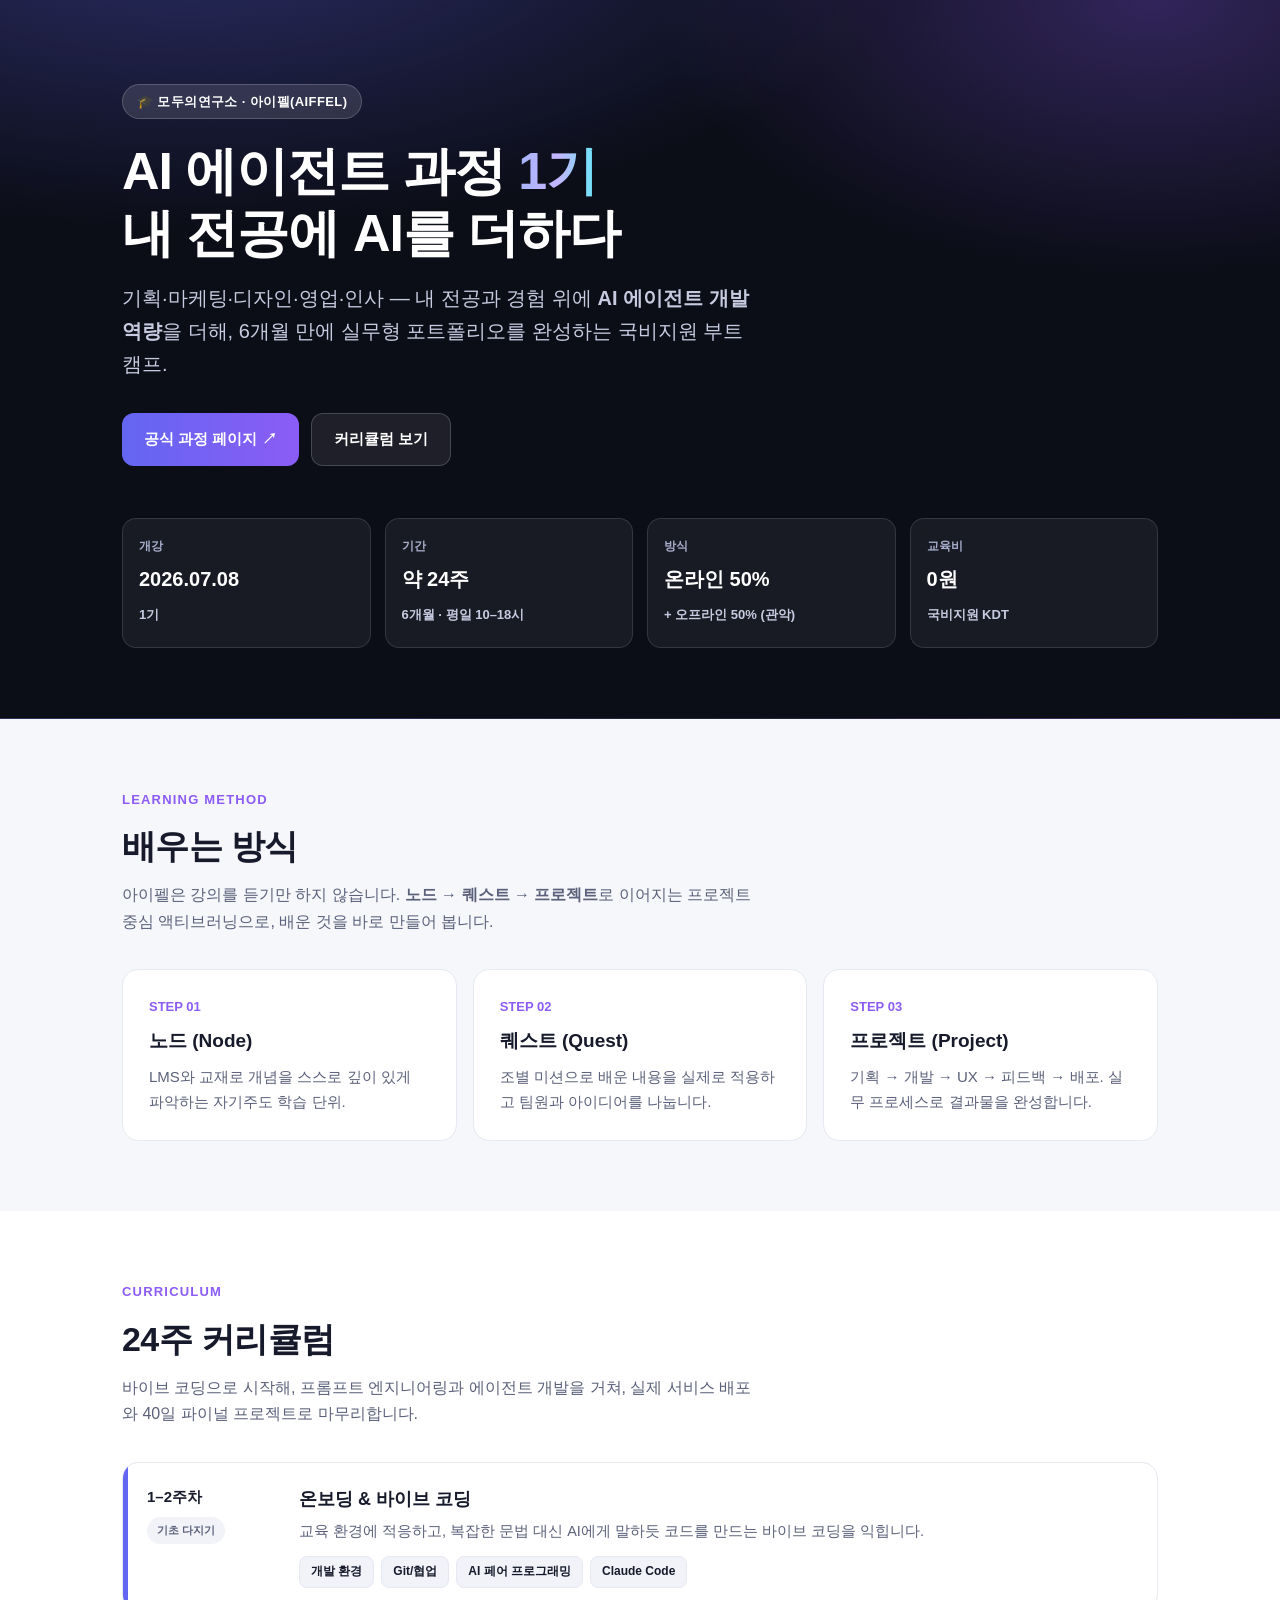
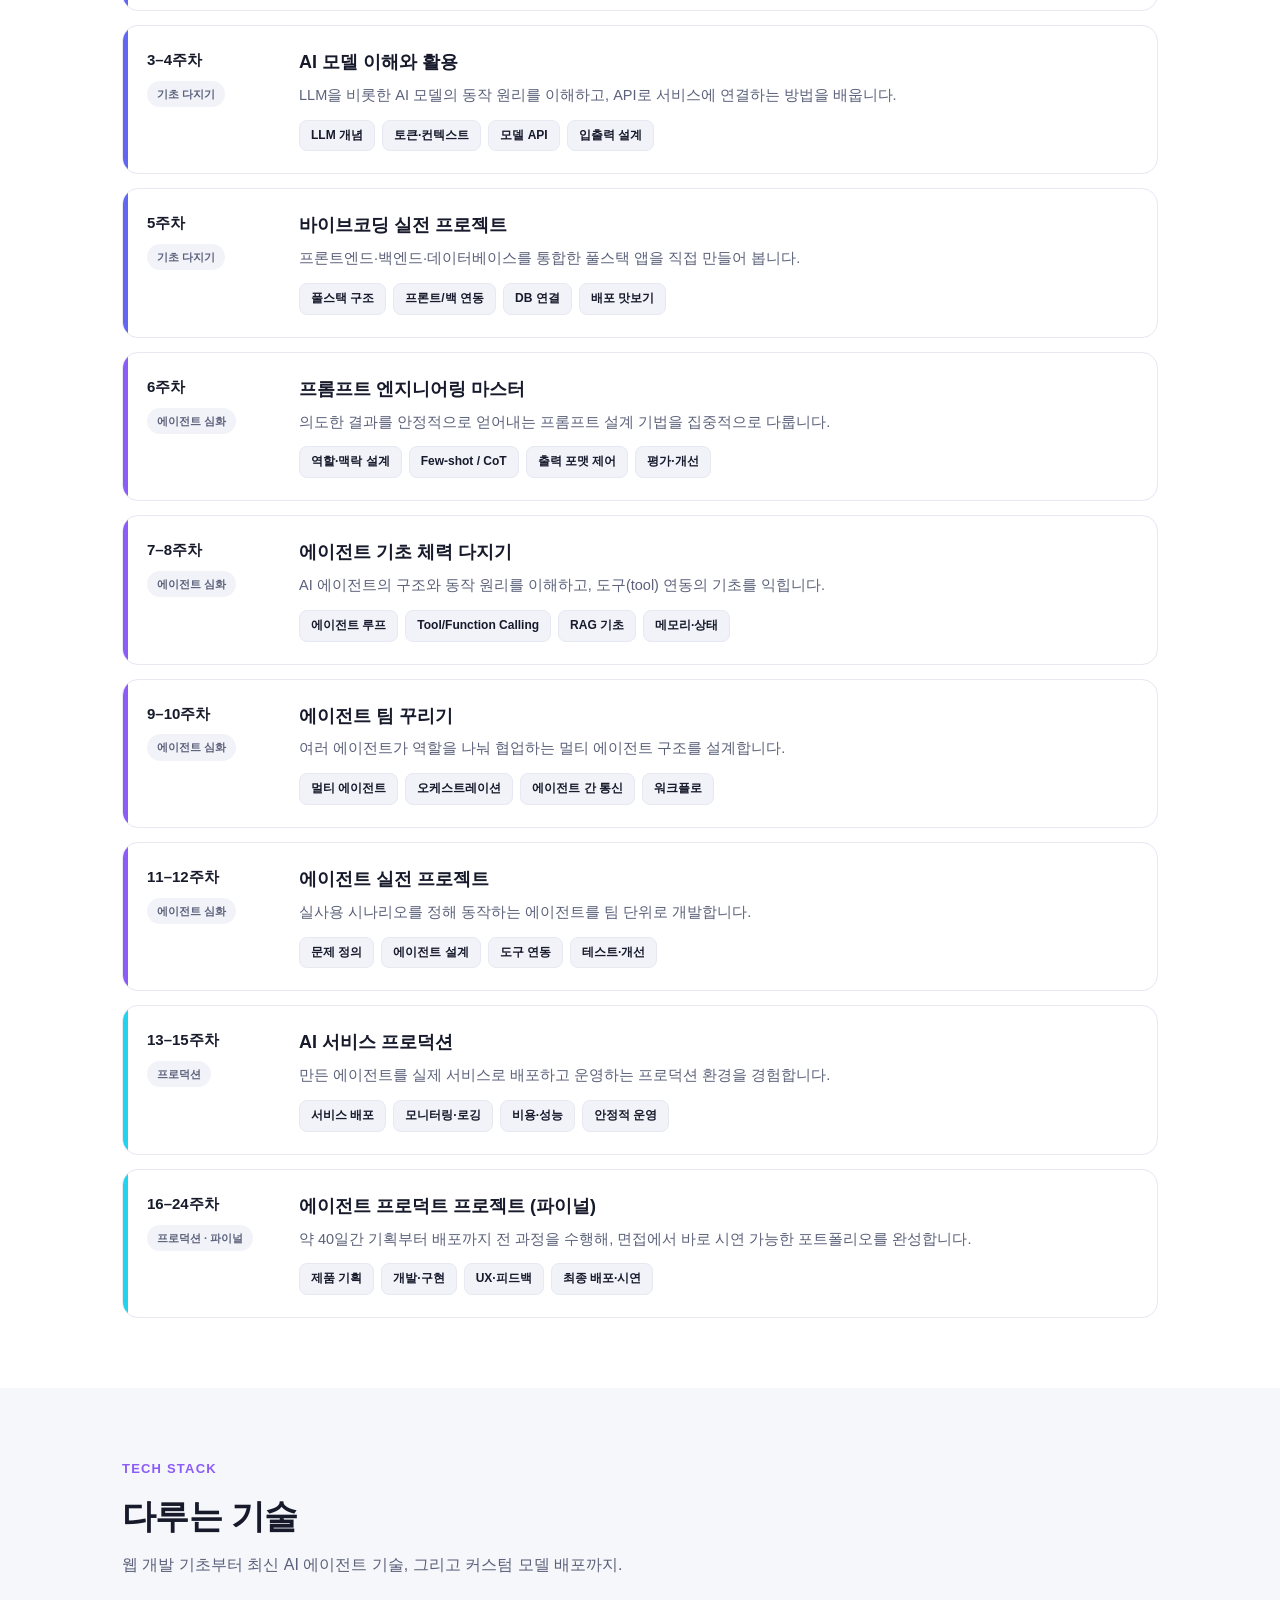
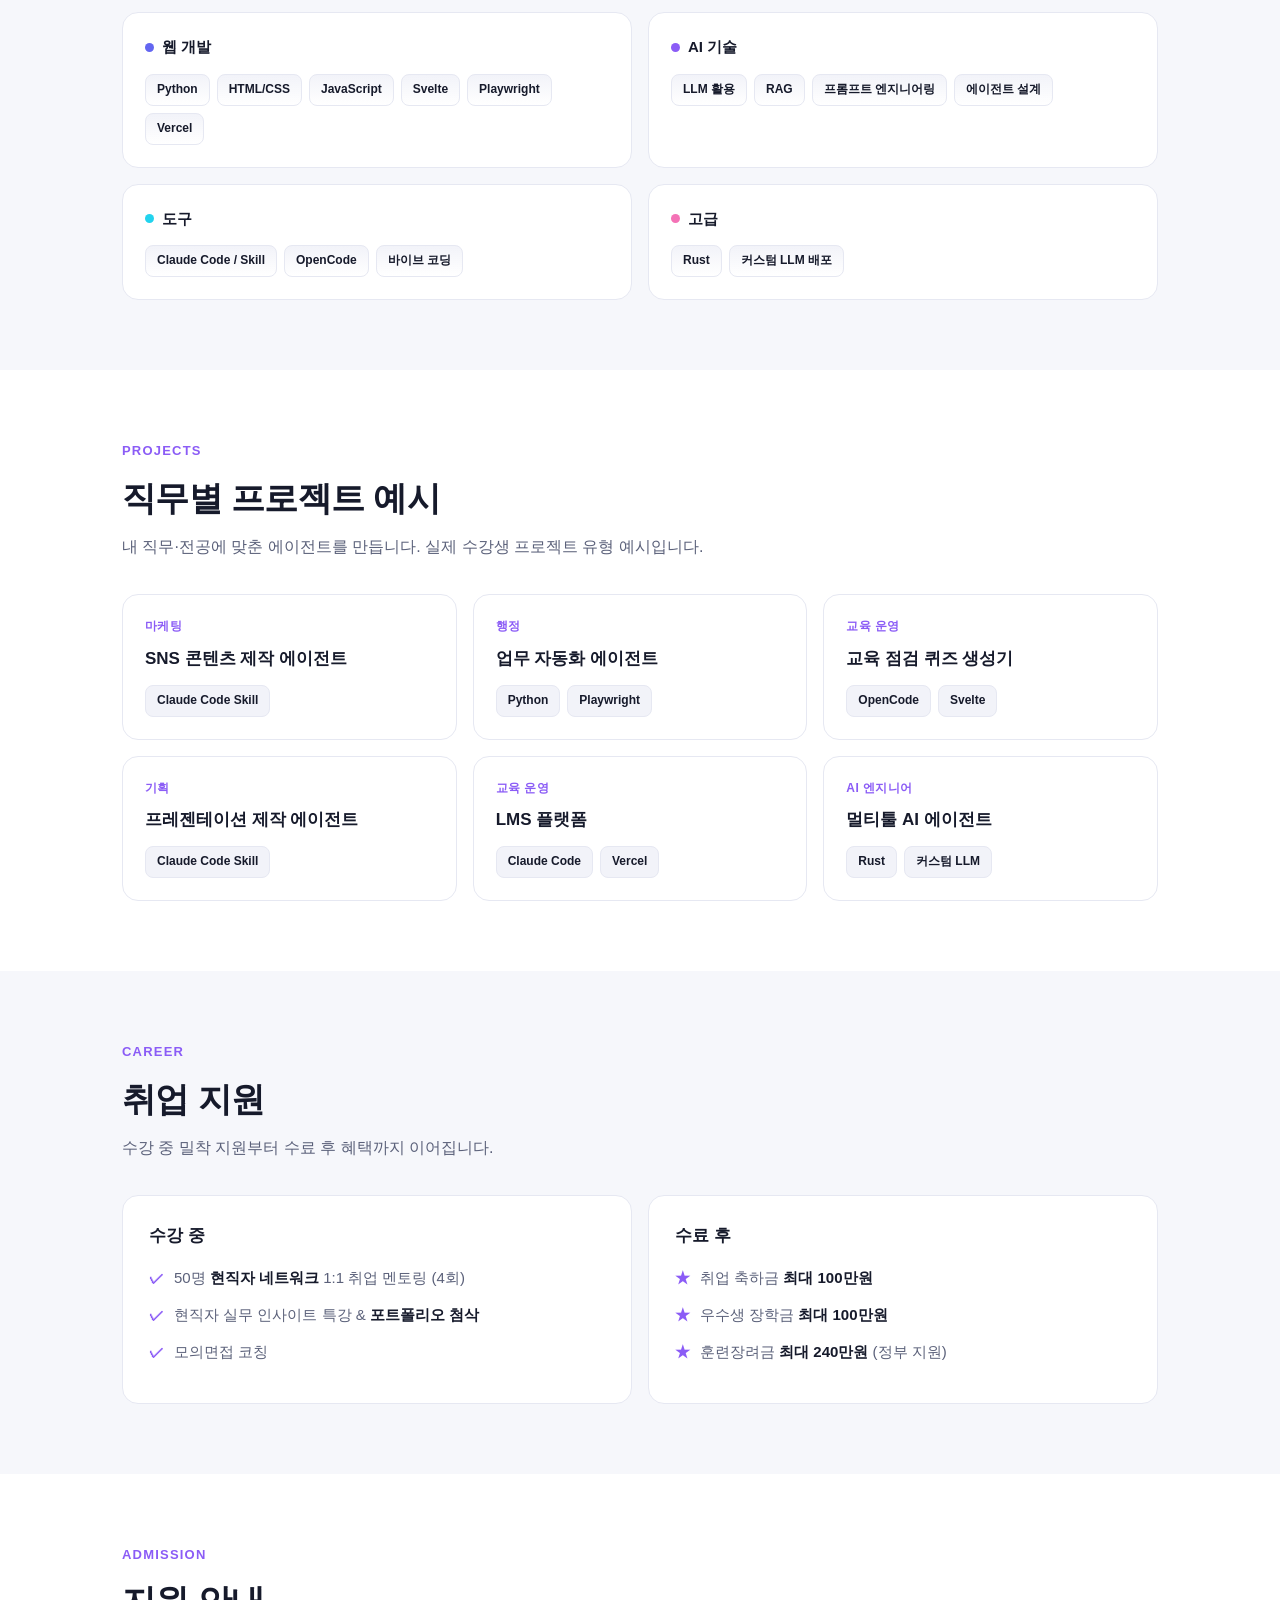
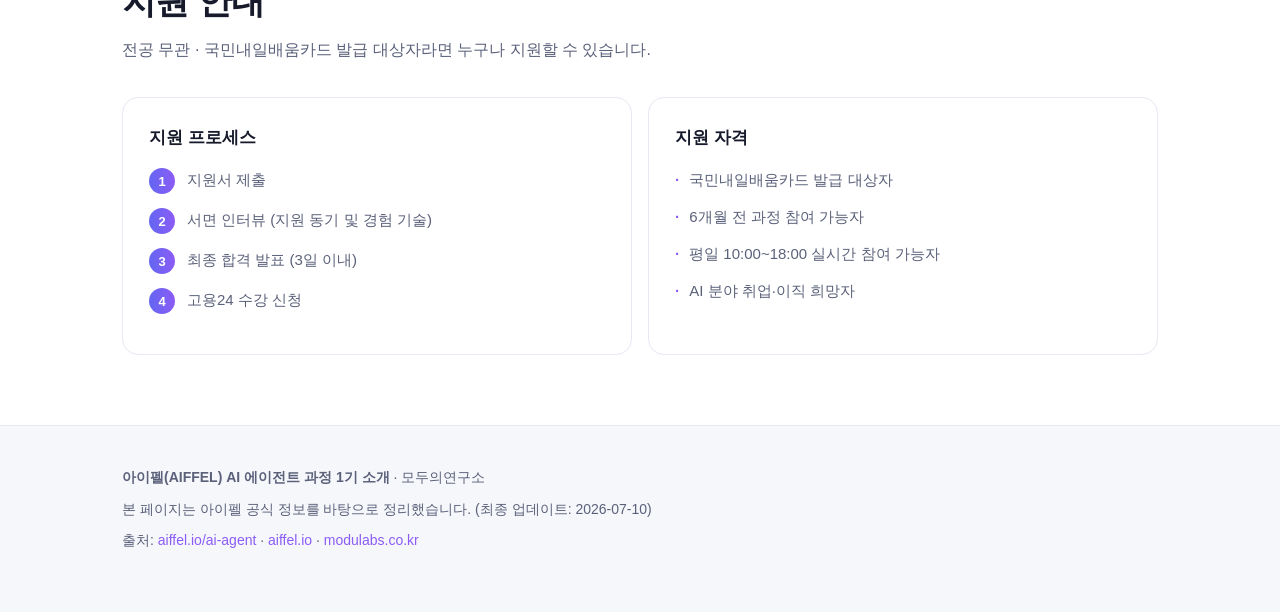
<file: index.html>
<!DOCTYPE html>
<html lang="ko">
<head>
<meta charset="UTF-8" />
<meta name="viewport" content="width=device-width, initial-scale=1.0" />
<title>아이펠 AI 에이전트 과정 1기</title>
<meta name="description" content="모두의연구소 아이펠(AIFFEL) AI 에이전트 과정 1기 교육과정 소개" />
<style>
  :root{
    --bg:#0b0d17; --bg2:#11142330; --card:#161a2b; --card2:#1c2237;
    --text:#e8eaf2; --muted:#9aa0b8; --line:#262c44;
    --brand:#6366f1; --brand2:#8b5cf6; --accent:#22d3ee;
    --c-base:#6366f1; --c-agent:#8b5cf6; --c-prod:#22d3ee;
    --radius:16px;
  }
  @media (prefers-color-scheme: light){
    :root{
      --bg:#f6f7fb; --bg2:#ffffff; --card:#ffffff; --card2:#f2f3f9;
      --text:#161a2b; --muted:#5b617a; --line:#e6e8f2;
    }
  }
  *{box-sizing:border-box;margin:0;padding:0}
  html{scroll-behavior:smooth}
  body{
    font-family:"Pretendard",-apple-system,BlinkMacSystemFont,"Segoe UI","Malgun Gothic",sans-serif;
    background:var(--bg); color:var(--text); line-height:1.65;
    -webkit-font-smoothing:antialiased;
  }
  .wrap{max-width:1080px;margin:0 auto;padding:0 22px}
  a{color:inherit}
  .muted{color:var(--muted)}

  /* HERO */
  .hero{
    position:relative; overflow:hidden;
    background:
      radial-gradient(1200px 500px at 15% -10%, rgba(99,102,241,.35), transparent 60%),
      radial-gradient(900px 500px at 90% 0%, rgba(139,92,246,.30), transparent 55%),
      linear-gradient(180deg, #0b0d17, #0b0d17);
    color:#fff; padding:84px 0 70px; border-bottom:1px solid rgba(255,255,255,.06);
  }
  .badge-top{display:inline-block;font-size:13px;font-weight:600;letter-spacing:.4px;
    padding:6px 14px;border-radius:999px;background:rgba(255,255,255,.12);
    border:1px solid rgba(255,255,255,.18);backdrop-filter:blur(6px);margin-bottom:22px}
  .hero h1{font-size:clamp(30px,5.5vw,52px);line-height:1.18;font-weight:800;letter-spacing:-1px}
  .hero h1 .grad{background:linear-gradient(90deg,#a5b4fc,#c4b5fd,#67e8f9);
    -webkit-background-clip:text;background-clip:text;color:transparent}
  .hero p.tag{margin-top:18px;font-size:clamp(16px,2.4vw,20px);color:#c7cbe0;max-width:640px}
  .hero .cta{margin-top:32px;display:flex;gap:12px;flex-wrap:wrap}
  .btn{display:inline-flex;align-items:center;gap:8px;font-weight:700;font-size:15px;
    padding:13px 22px;border-radius:12px;text-decoration:none;transition:.2s}
  .btn.primary{background:linear-gradient(90deg,var(--brand),var(--brand2));color:#fff}
  .btn.primary:hover{transform:translateY(-2px);box-shadow:0 12px 30px rgba(99,102,241,.4)}
  .btn.ghost{background:rgba(255,255,255,.08);color:#fff;border:1px solid rgba(255,255,255,.18)}
  .btn.ghost:hover{background:rgba(255,255,255,.16)}

  /* STATS */
  .stats{display:grid;grid-template-columns:repeat(4,1fr);gap:14px;margin-top:52px}
  .stat{background:rgba(255,255,255,.06);border:1px solid rgba(255,255,255,.12);
    border-radius:14px;padding:18px 16px;backdrop-filter:blur(6px)}
  .stat .k{font-size:12px;color:#aab0cc;font-weight:600;letter-spacing:.3px}
  .stat .v{font-size:20px;font-weight:800;margin-top:6px;color:#fff}
  .stat .v small{font-size:13px;font-weight:600;color:#c7cbe0}

  /* SECTIONS */
  section{padding:70px 0}
  .eyebrow{color:var(--brand2);font-weight:700;font-size:13px;letter-spacing:1.2px;text-transform:uppercase}
  h2.sec{font-size:clamp(24px,4vw,34px);font-weight:800;letter-spacing:-.6px;margin:8px 0 8px}
  .lead{color:var(--muted);max-width:640px;margin-bottom:34px}

  /* method cards */
  .grid3{display:grid;grid-template-columns:repeat(3,1fr);gap:16px}
  .mcard{background:var(--card);border:1px solid var(--line);border-radius:var(--radius);padding:26px}
  .mcard .num{font-size:13px;font-weight:800;color:var(--brand2)}
  .mcard h3{font-size:19px;font-weight:800;margin:8px 0 8px}
  .mcard p{color:var(--muted);font-size:15px}

  /* timeline */
  .tl{display:flex;flex-direction:column;gap:14px}
  .item{display:grid;grid-template-columns:132px 1fr;gap:20px;
    background:var(--card);border:1px solid var(--line);border-radius:var(--radius);
    padding:22px 24px;position:relative;overflow:hidden}
  .item::before{content:"";position:absolute;left:0;top:0;bottom:0;width:5px;background:var(--c-base)}
  .item.agent::before{background:var(--c-agent)} .item.prod::before{background:var(--c-prod)}
  .item .wk{font-weight:800;font-size:15px}
  .item .ph{display:inline-block;margin-top:8px;font-size:11px;font-weight:700;padding:4px 10px;
    border-radius:999px;background:var(--card2);color:var(--muted)}
  .item h3{font-size:18px;font-weight:800;margin-bottom:6px}
  .item p{color:var(--muted);font-size:14.5px;margin-bottom:12px}
  .chips{display:flex;flex-wrap:wrap;gap:7px}
  .chip{font-size:12px;font-weight:600;padding:5px 11px;border-radius:8px;
    background:var(--card2);color:var(--text);border:1px solid var(--line)}

  /* tech */
  .tech{display:grid;grid-template-columns:repeat(2,1fr);gap:16px}
  .tbox{background:var(--card);border:1px solid var(--line);border-radius:var(--radius);padding:22px}
  .tbox h4{font-size:15px;font-weight:800;margin-bottom:14px;display:flex;align-items:center;gap:8px}
  .dot{width:9px;height:9px;border-radius:50%;display:inline-block}
  .tbox .chips .chip{background:linear-gradient(180deg,var(--card2),transparent)}

  /* projects */
  .pgrid{display:grid;grid-template-columns:repeat(3,1fr);gap:16px}
  .pcard{background:var(--card);border:1px solid var(--line);border-radius:var(--radius);
    padding:22px;transition:.2s}
  .pcard:hover{transform:translateY(-3px);border-color:var(--brand)}
  .pcard .role{font-size:12px;font-weight:800;color:var(--brand2);letter-spacing:.4px}
  .pcard h3{font-size:17px;font-weight:800;margin:8px 0 12px}

  /* career + admission */
  .two{display:grid;grid-template-columns:1fr 1fr;gap:16px}
  .panel{background:var(--card);border:1px solid var(--line);border-radius:var(--radius);padding:26px}
  .panel h3{font-size:17px;font-weight:800;margin-bottom:16px}
  .li{display:flex;gap:10px;align-items:flex-start;margin-bottom:12px;color:var(--muted);font-size:15px}
  .li b{color:var(--text);font-weight:700}
  .li .mk{color:var(--brand2);font-weight:900;flex:none}
  ol.steps{list-style:none;counter-reset:s}
  ol.steps li{counter-increment:s;display:flex;gap:12px;align-items:flex-start;margin-bottom:14px;font-size:15px;color:var(--muted)}
  ol.steps li::before{content:counter(s);flex:none;width:26px;height:26px;border-radius:50%;
    background:linear-gradient(90deg,var(--brand),var(--brand2));color:#fff;font-weight:800;
    font-size:13px;display:flex;align-items:center;justify-content:center}

  /* footer */
  footer{border-top:1px solid var(--line);padding:40px 0 60px;color:var(--muted);font-size:14px}
  footer a{color:var(--brand2);text-decoration:none}
  footer a:hover{text-decoration:underline}

  @media (max-width:820px){
    .stats{grid-template-columns:repeat(2,1fr)}
    .grid3,.pgrid,.tech,.two{grid-template-columns:1fr}
    .item{grid-template-columns:1fr;gap:10px}
  }
</style>
</head>
<body>

<header class="hero">
  <div class="wrap">
    <span class="badge-top">🎓 모두의연구소 · 아이펠(AIFFEL)</span>
    <h1>AI 에이전트 과정 <span class="grad">1기</span><br/>내 전공에 AI를 더하다</h1>
    <p class="tag">기획·마케팅·디자인·영업·인사 — 내 전공과 경험 위에 <b>AI 에이전트 개발 역량</b>을 더해, 6개월 만에 실무형 포트폴리오를 완성하는 국비지원 부트캠프.</p>
    <div class="cta">
      <a class="btn primary" href="https://aiffel.io/ai-agent" target="_blank" rel="noopener">공식 과정 페이지 ↗</a>
      <a class="btn ghost" href="#curriculum">커리큘럼 보기</a>
    </div>

    <div class="stats">
      <div class="stat"><div class="k">개강</div><div class="v">2026.07.08<br/><small>1기</small></div></div>
      <div class="stat"><div class="k">기간</div><div class="v">약 24주<br/><small>6개월 · 평일 10–18시</small></div></div>
      <div class="stat"><div class="k">방식</div><div class="v">온라인 50%<br/><small>+ 오프라인 50% (관악)</small></div></div>
      <div class="stat"><div class="k">교육비</div><div class="v">0원<br/><small>국비지원 KDT</small></div></div>
    </div>
  </div>
</header>

<!-- 학습 방식 -->
<section>
  <div class="wrap">
    <div class="eyebrow">Learning Method</div>
    <h2 class="sec">배우는 방식</h2>
    <p class="lead">아이펠은 강의를 듣기만 하지 않습니다. <b>노드 → 퀘스트 → 프로젝트</b>로 이어지는 프로젝트 중심 액티브러닝으로, 배운 것을 바로 만들어 봅니다.</p>
    <div class="grid3">
      <div class="mcard"><div class="num">STEP 01</div><h3>노드 (Node)</h3><p>LMS와 교재로 개념을 스스로 깊이 있게 파악하는 자기주도 학습 단위.</p></div>
      <div class="mcard"><div class="num">STEP 02</div><h3>퀘스트 (Quest)</h3><p>조별 미션으로 배운 내용을 실제로 적용하고 팀원과 아이디어를 나눕니다.</p></div>
      <div class="mcard"><div class="num">STEP 03</div><h3>프로젝트 (Project)</h3><p>기획 → 개발 → UX → 피드백 → 배포. 실무 프로세스로 결과물을 완성합니다.</p></div>
    </div>
  </div>
</section>

<!-- 커리큘럼 -->
<section id="curriculum" style="background:var(--bg2)">
  <div class="wrap">
    <div class="eyebrow">Curriculum</div>
    <h2 class="sec">24주 커리큘럼</h2>
    <p class="lead">바이브 코딩으로 시작해, 프롬프트 엔지니어링과 에이전트 개발을 거쳐, 실제 서비스 배포와 40일 파이널 프로젝트로 마무리합니다.</p>
    <div class="tl">

      <div class="item"><div><div class="wk">1–2주차</div><span class="ph">기초 다지기</span></div>
        <div><h3>온보딩 &amp; 바이브 코딩</h3><p>교육 환경에 적응하고, 복잡한 문법 대신 AI에게 말하듯 코드를 만드는 바이브 코딩을 익힙니다.</p>
        <div class="chips"><span class="chip">개발 환경</span><span class="chip">Git/협업</span><span class="chip">AI 페어 프로그래밍</span><span class="chip">Claude Code</span></div></div></div>

      <div class="item"><div><div class="wk">3–4주차</div><span class="ph">기초 다지기</span></div>
        <div><h3>AI 모델 이해와 활용</h3><p>LLM을 비롯한 AI 모델의 동작 원리를 이해하고, API로 서비스에 연결하는 방법을 배웁니다.</p>
        <div class="chips"><span class="chip">LLM 개념</span><span class="chip">토큰·컨텍스트</span><span class="chip">모델 API</span><span class="chip">입출력 설계</span></div></div></div>

      <div class="item"><div><div class="wk">5주차</div><span class="ph">기초 다지기</span></div>
        <div><h3>바이브코딩 실전 프로젝트</h3><p>프론트엔드·백엔드·데이터베이스를 통합한 풀스택 앱을 직접 만들어 봅니다.</p>
        <div class="chips"><span class="chip">풀스택 구조</span><span class="chip">프론트/백 연동</span><span class="chip">DB 연결</span><span class="chip">배포 맛보기</span></div></div></div>

      <div class="item agent"><div><div class="wk">6주차</div><span class="ph">에이전트 심화</span></div>
        <div><h3>프롬프트 엔지니어링 마스터</h3><p>의도한 결과를 안정적으로 얻어내는 프롬프트 설계 기법을 집중적으로 다룹니다.</p>
        <div class="chips"><span class="chip">역할·맥락 설계</span><span class="chip">Few-shot / CoT</span><span class="chip">출력 포맷 제어</span><span class="chip">평가·개선</span></div></div></div>

      <div class="item agent"><div><div class="wk">7–8주차</div><span class="ph">에이전트 심화</span></div>
        <div><h3>에이전트 기초 체력 다지기</h3><p>AI 에이전트의 구조와 동작 원리를 이해하고, 도구(tool) 연동의 기초를 익힙니다.</p>
        <div class="chips"><span class="chip">에이전트 루프</span><span class="chip">Tool/Function Calling</span><span class="chip">RAG 기초</span><span class="chip">메모리·상태</span></div></div></div>

      <div class="item agent"><div><div class="wk">9–10주차</div><span class="ph">에이전트 심화</span></div>
        <div><h3>에이전트 팀 꾸리기</h3><p>여러 에이전트가 역할을 나눠 협업하는 멀티 에이전트 구조를 설계합니다.</p>
        <div class="chips"><span class="chip">멀티 에이전트</span><span class="chip">오케스트레이션</span><span class="chip">에이전트 간 통신</span><span class="chip">워크플로</span></div></div></div>

      <div class="item agent"><div><div class="wk">11–12주차</div><span class="ph">에이전트 심화</span></div>
        <div><h3>에이전트 실전 프로젝트</h3><p>실사용 시나리오를 정해 동작하는 에이전트를 팀 단위로 개발합니다.</p>
        <div class="chips"><span class="chip">문제 정의</span><span class="chip">에이전트 설계</span><span class="chip">도구 연동</span><span class="chip">테스트·개선</span></div></div></div>

      <div class="item prod"><div><div class="wk">13–15주차</div><span class="ph">프로덕션</span></div>
        <div><h3>AI 서비스 프로덕션</h3><p>만든 에이전트를 실제 서비스로 배포하고 운영하는 프로덕션 환경을 경험합니다.</p>
        <div class="chips"><span class="chip">서비스 배포</span><span class="chip">모니터링·로깅</span><span class="chip">비용·성능</span><span class="chip">안정적 운영</span></div></div></div>

      <div class="item prod"><div><div class="wk">16–24주차</div><span class="ph">프로덕션 · 파이널</span></div>
        <div><h3>에이전트 프로덕트 프로젝트 (파이널)</h3><p>약 40일간 기획부터 배포까지 전 과정을 수행해, 면접에서 바로 시연 가능한 포트폴리오를 완성합니다.</p>
        <div class="chips"><span class="chip">제품 기획</span><span class="chip">개발·구현</span><span class="chip">UX·피드백</span><span class="chip">최종 배포·시연</span></div></div></div>

    </div>
  </div>
</section>

<!-- 기술 스택 -->
<section>
  <div class="wrap">
    <div class="eyebrow">Tech Stack</div>
    <h2 class="sec">다루는 기술</h2>
    <p class="lead">웹 개발 기초부터 최신 AI 에이전트 기술, 그리고 커스텀 모델 배포까지.</p>
    <div class="tech">
      <div class="tbox"><h4><span class="dot" style="background:var(--brand)"></span>웹 개발</h4>
        <div class="chips"><span class="chip">Python</span><span class="chip">HTML/CSS</span><span class="chip">JavaScript</span><span class="chip">Svelte</span><span class="chip">Playwright</span><span class="chip">Vercel</span></div></div>
      <div class="tbox"><h4><span class="dot" style="background:var(--brand2)"></span>AI 기술</h4>
        <div class="chips"><span class="chip">LLM 활용</span><span class="chip">RAG</span><span class="chip">프롬프트 엔지니어링</span><span class="chip">에이전트 설계</span></div></div>
      <div class="tbox"><h4><span class="dot" style="background:var(--accent)"></span>도구</h4>
        <div class="chips"><span class="chip">Claude Code / Skill</span><span class="chip">OpenCode</span><span class="chip">바이브 코딩</span></div></div>
      <div class="tbox"><h4><span class="dot" style="background:#f472b6"></span>고급</h4>
        <div class="chips"><span class="chip">Rust</span><span class="chip">커스텀 LLM 배포</span></div></div>
    </div>
  </div>
</section>

<!-- 프로젝트 -->
<section style="background:var(--bg2)">
  <div class="wrap">
    <div class="eyebrow">Projects</div>
    <h2 class="sec">직무별 프로젝트 예시</h2>
    <p class="lead">내 직무·전공에 맞춘 에이전트를 만듭니다. 실제 수강생 프로젝트 유형 예시입니다.</p>
    <div class="pgrid">
      <div class="pcard"><div class="role">마케팅</div><h3>SNS 콘텐츠 제작 에이전트</h3><div class="chips"><span class="chip">Claude Code Skill</span></div></div>
      <div class="pcard"><div class="role">행정</div><h3>업무 자동화 에이전트</h3><div class="chips"><span class="chip">Python</span><span class="chip">Playwright</span></div></div>
      <div class="pcard"><div class="role">교육 운영</div><h3>교육 점검 퀴즈 생성기</h3><div class="chips"><span class="chip">OpenCode</span><span class="chip">Svelte</span></div></div>
      <div class="pcard"><div class="role">기획</div><h3>프레젠테이션 제작 에이전트</h3><div class="chips"><span class="chip">Claude Code Skill</span></div></div>
      <div class="pcard"><div class="role">교육 운영</div><h3>LMS 플랫폼</h3><div class="chips"><span class="chip">Claude Code</span><span class="chip">Vercel</span></div></div>
      <div class="pcard"><div class="role">AI 엔지니어</div><h3>멀티툴 AI 에이전트</h3><div class="chips"><span class="chip">Rust</span><span class="chip">커스텀 LLM</span></div></div>
    </div>
  </div>
</section>

<!-- 취업 지원 -->
<section>
  <div class="wrap">
    <div class="eyebrow">Career</div>
    <h2 class="sec">취업 지원</h2>
    <p class="lead">수강 중 밀착 지원부터 수료 후 혜택까지 이어집니다.</p>
    <div class="two">
      <div class="panel"><h3>수강 중</h3>
        <div class="li"><span class="mk">✓</span><span>50명 <b>현직자 네트워크</b> 1:1 취업 멘토링 (4회)</span></div>
        <div class="li"><span class="mk">✓</span><span>현직자 실무 인사이트 특강 &amp; <b>포트폴리오 첨삭</b></span></div>
        <div class="li"><span class="mk">✓</span><span>모의면접 코칭</span></div>
      </div>
      <div class="panel"><h3>수료 후</h3>
        <div class="li"><span class="mk">★</span><span>취업 축하금 <b>최대 100만원</b></span></div>
        <div class="li"><span class="mk">★</span><span>우수생 장학금 <b>최대 100만원</b></span></div>
        <div class="li"><span class="mk">★</span><span>훈련장려금 <b>최대 240만원</b> (정부 지원)</span></div>
      </div>
    </div>
  </div>
</section>

<!-- 지원 안내 -->
<section style="background:var(--bg2)">
  <div class="wrap">
    <div class="eyebrow">Admission</div>
    <h2 class="sec">지원 안내</h2>
    <p class="lead">전공 무관 · 국민내일배움카드 발급 대상자라면 누구나 지원할 수 있습니다.</p>
    <div class="two">
      <div class="panel"><h3>지원 프로세스</h3>
        <ol class="steps">
          <li>지원서 제출</li>
          <li>서면 인터뷰 (지원 동기 및 경험 기술)</li>
          <li>최종 합격 발표 (3일 이내)</li>
          <li>고용24 수강 신청</li>
        </ol>
      </div>
      <div class="panel"><h3>지원 자격</h3>
        <div class="li"><span class="mk">·</span><span>국민내일배움카드 발급 대상자</span></div>
        <div class="li"><span class="mk">·</span><span>6개월 전 과정 참여 가능자</span></div>
        <div class="li"><span class="mk">·</span><span>평일 10:00~18:00 실시간 참여 가능자</span></div>
        <div class="li"><span class="mk">·</span><span>AI 분야 취업·이직 희망자</span></div>
      </div>
    </div>
  </div>
</section>

<footer>
  <div class="wrap">
    <p><b>아이펠(AIFFEL) AI 에이전트 과정 1기 소개</b> · 모두의연구소</p>
    <p style="margin-top:8px">본 페이지는 아이펠 공식 정보를 바탕으로 정리했습니다. (최종 업데이트: 2026-07-10)</p>
    <p style="margin-top:8px">출처:
      <a href="https://aiffel.io/ai-agent" target="_blank" rel="noopener">aiffel.io/ai-agent</a> ·
      <a href="https://aiffel.io/" target="_blank" rel="noopener">aiffel.io</a> ·
      <a href="https://modulabs.co.kr/" target="_blank" rel="noopener">modulabs.co.kr</a>
    </p>
  </div>
</footer>

</body>
</html>
</file>
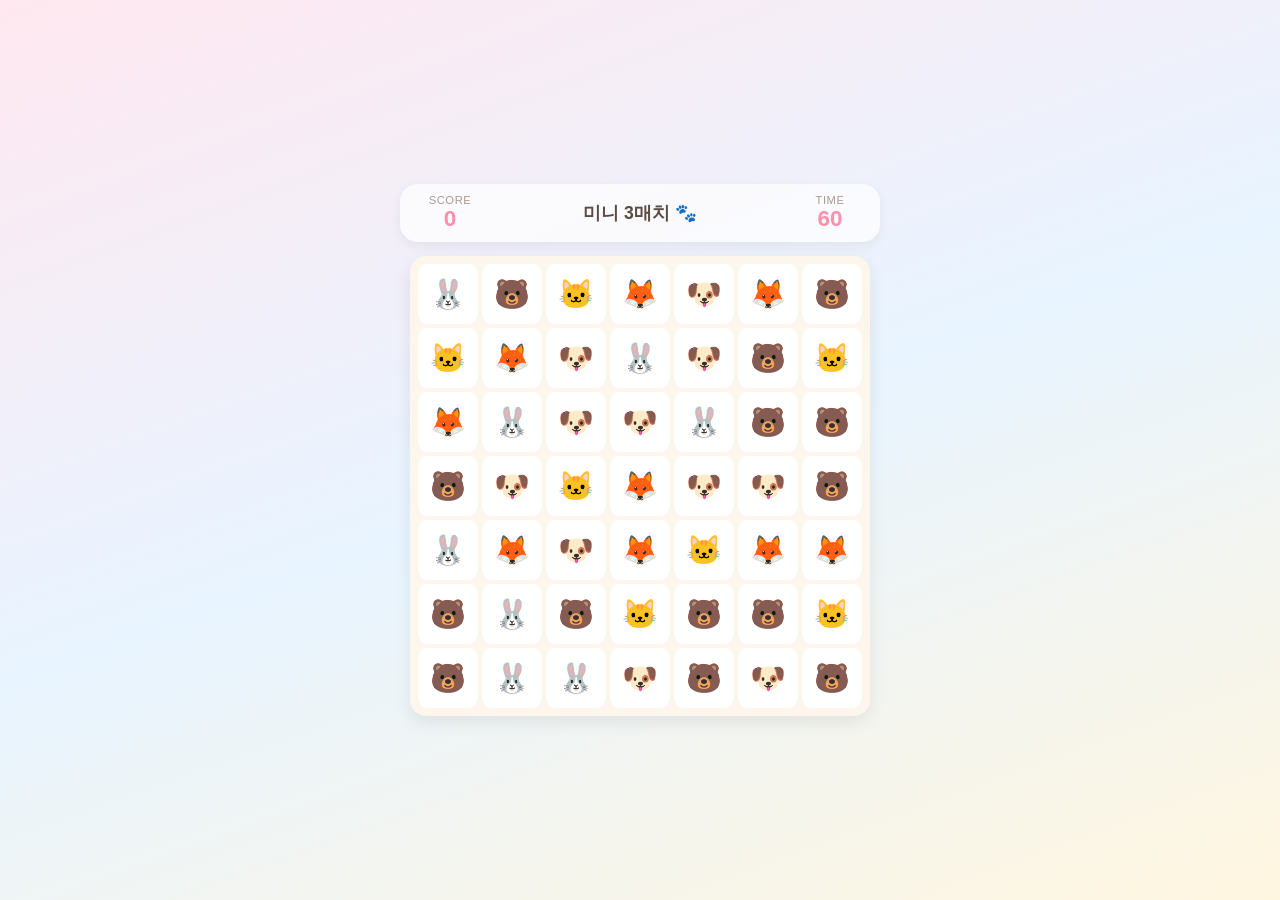
<file: match3-game/index.html>
<!DOCTYPE html>
<html lang="ko">
<head>
  <meta charset="UTF-8" />
  <meta name="viewport" content="width=device-width, initial-scale=1.0, maximum-scale=1.0, user-scalable=no" />
  <title>미니 3매치 퍼즐 🐱🐶🐰🦊🐻</title>
  <link rel="stylesheet" href="styles.css" />
</head>
<body>
  <div class="game-wrapper">
    <header class="hud">
      <div class="hud-item">
        <span class="hud-label">SCORE</span>
        <span id="score" class="hud-value">0</span>
      </div>
      <h1 class="game-title">미니 3매치 🐾</h1>
      <div class="hud-item">
        <span class="hud-label">TIME</span>
        <span id="timer" class="hud-value">60</span>
      </div>
    </header>

    <main class="board-area">
      <div id="game-board" class="game-board"></div>
    </main>

    <!-- 게임 종료 결과 모달 -->
    <div id="result-modal" class="modal hidden">
      <div class="modal-content">
        <h2>게임 종료!</h2>
        <p class="final-score-label">최종 점수</p>
        <p id="final-score" class="final-score">0</p>
        <button id="reset-btn" class="reset-btn">다시하기 🔄</button>
      </div>
    </div>
  </div>

  <script src="script.js"></script>
</body>
</html>
</file>
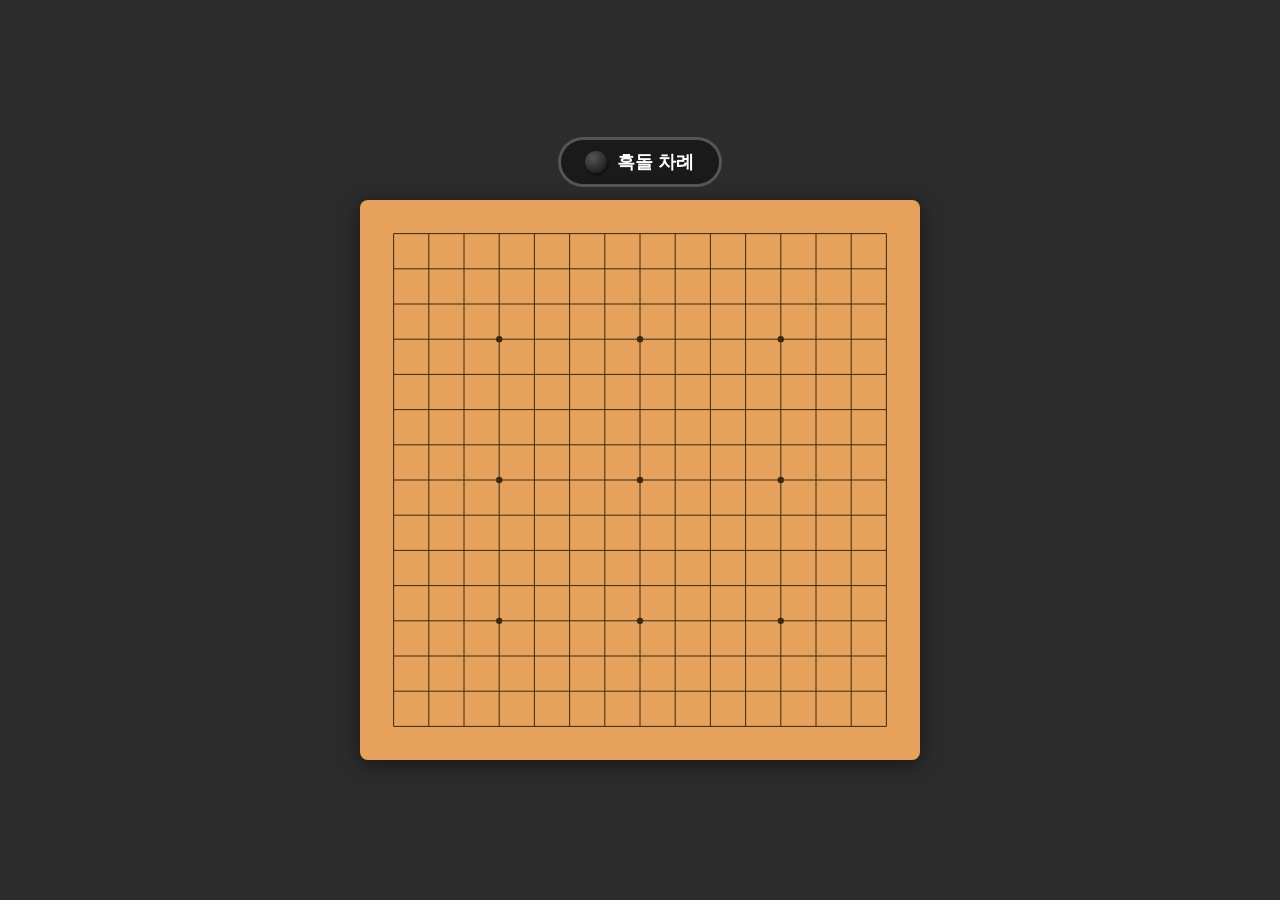
<file: my-game/index.html>
<!DOCTYPE html>
<html lang="ko">
<head>
  <meta charset="UTF-8">
  <meta name="viewport" content="width=device-width, initial-scale=1.0, user-scalable=no">
  <title>오목 (Gomoku)</title>
  <link rel="stylesheet" href="styles.css">
</head>
<body>
  <div class="container">
    <div id="status" class="status black-turn">
      <span class="stone-indicator"></span>
      <span id="status-text">흑돌 차례</span>
    </div>
    <div class="board-wrapper">
      <canvas id="board"></canvas>
    </div>
  </div>

  <div id="modal-overlay" class="modal-overlay hidden">
    <div class="modal">
      <p id="modal-message" class="modal-message"></p>
      <button id="btn-restart" class="btn-restart">다시하기</button>
    </div>
  </div>

  <script src="script.js"></script>
</body>
</html>
</file>
<file: match3-game/styles.css>
/* ==========================================================
   전체 레이아웃 & 파스텔 배경
   ========================================================== */
:root {
  --grid-size: 7;
  --cell-gap: 4px;
  --board-bg: #fdf6ec;
  --cell-bg: #ffffff;
  --accent: #ff8fab;
  --text-dark: #5b4b45;
}

* {
  box-sizing: border-box;
}

body {
  margin: 0;
  min-height: 100vh;
  display: flex;
  align-items: center;
  justify-content: center;
  font-family: "Trebuchet MS", "Apple SD Gothic Neo", "Malgun Gothic", sans-serif;
  background: linear-gradient(160deg, #ffe8f0 0%, #e8f4ff 50%, #fff6e0 100%);
  color: var(--text-dark);
  padding: 16px;
}

.game-wrapper {
  width: 100%;
  max-width: 480px;
  display: flex;
  flex-direction: column;
  align-items: center;
  gap: 14px;
}

/* ==========================================================
   상단 HUD (점수 / 타이머)
   ========================================================== */
.hud {
  width: 100%;
  display: flex;
  align-items: center;
  justify-content: space-between;
  background: #ffffffb3;
  border-radius: 18px;
  padding: 10px 18px;
  box-shadow: 0 4px 12px rgba(0, 0, 0, 0.06);
}

.game-title {
  font-size: 1.1rem;
  margin: 0;
  white-space: nowrap;
}

.hud-item {
  display: flex;
  flex-direction: column;
  align-items: center;
  min-width: 64px;
}

.hud-label {
  font-size: 0.7rem;
  letter-spacing: 0.05em;
  color: #a89b93;
}

.hud-value {
  font-size: 1.4rem;
  font-weight: bold;
  color: var(--accent);
}

/* ==========================================================
   게임 보드 (반응형 7x7 그리드)
   ========================================================== */
.board-area {
  width: 100%;
  display: flex;
  justify-content: center;
}

.game-board {
  --board-max: min(92vw, 460px);
  width: var(--board-max);
  height: var(--board-max);
  display: grid;
  grid-template-columns: repeat(var(--grid-size), 1fr);
  grid-template-rows: repeat(var(--grid-size), 1fr);
  gap: var(--cell-gap);
  background: var(--board-bg);
  border-radius: 16px;
  padding: 8px;
  box-shadow: 0 6px 18px rgba(0, 0, 0, 0.08);
  touch-action: none;
  user-select: none;
}

.cell {
  display: flex;
  align-items: center;
  justify-content: center;
  background: var(--cell-bg);
  border-radius: 10px;
  font-size: clamp(1.1rem, 5.2vw, 1.8rem);
  cursor: pointer;
  transition: transform 0.15s ease, background 0.15s ease;
}

.cell:active {
  transform: scale(0.92);
}

/* 선택된 블록 표시: 테두리 + 살짝 흔들리는 효과 */
.cell.selected {
  outline: 3px solid var(--accent);
  outline-offset: -3px;
  background: #fff0f5;
  animation: wiggle 0.35s ease-in-out infinite;
}

@keyframes wiggle {
  0%, 100% { transform: rotate(-4deg) scale(1.05); }
  50% { transform: rotate(4deg) scale(1.05); }
}

/* 스왑했지만 매치 실패 -> 되돌아갈 때 흔드는 효과 */
.cell.invalid-swap {
  animation: shake 0.3s ease;
}

@keyframes shake {
  0%, 100% { transform: translateX(0); }
  25% { transform: translateX(-4px); }
  75% { transform: translateX(4px); }
}

/* 매치되어 터지는 연출: 커지다가 작아지며 페이드아웃 */
.cell.matched {
  animation: pop 0.28s ease forwards;
  pointer-events: none;
}

@keyframes pop {
  0% { transform: scale(1); opacity: 1; }
  40% { transform: scale(1.25); opacity: 0.9; }
  100% { transform: scale(0); opacity: 0; }
}

/* 새로 채워진 블록이 위에서 떨어지는 느낌의 진입 효과 */
.cell.dropped {
  animation: dropIn 0.25s ease;
}

@keyframes dropIn {
  0% { transform: translateY(-30px); opacity: 0.4; }
  100% { transform: translateY(0); opacity: 1; }
}

/* ==========================================================
   결과 모달
   ========================================================== */
.modal {
  position: fixed;
  inset: 0;
  background: rgba(60, 40, 40, 0.45);
  display: flex;
  align-items: center;
  justify-content: center;
  z-index: 10;
}

.modal.hidden {
  display: none;
}

.modal-content {
  background: #fffaf3;
  border-radius: 20px;
  padding: 32px 28px;
  text-align: center;
  width: min(80vw, 320px);
  box-shadow: 0 10px 30px rgba(0, 0, 0, 0.2);
}

.modal-content h2 {
  margin-top: 0;
  color: var(--text-dark);
}

.final-score-label {
  margin: 8px 0 2px;
  color: #a89b93;
  font-size: 0.85rem;
}

.final-score {
  font-size: 2.2rem;
  font-weight: bold;
  color: var(--accent);
  margin: 0 0 18px;
}

.reset-btn {
  border: none;
  background: var(--accent);
  color: white;
  font-size: 1rem;
  padding: 10px 24px;
  border-radius: 999px;
  cursor: pointer;
  box-shadow: 0 4px 10px rgba(255, 143, 171, 0.4);
  transition: transform 0.15s ease;
}

.reset-btn:active {
  transform: scale(0.95);
}

/* 작은 화면 대응 */
@media (max-width: 380px) {
  .game-title {
    font-size: 0.95rem;
  }
  .hud-value {
    font-size: 1.15rem;
  }
}
</file>
<file: my-game/styles.css>
* {
  margin: 0;
  padding: 0;
  box-sizing: border-box;
}

body {
  background: #2c2c2c;
  display: flex;
  justify-content: center;
  align-items: center;
  min-height: 100vh;
  font-family: 'Apple SD Gothic Neo', 'Malgun Gothic', 'Noto Sans KR', sans-serif;
  -webkit-tap-highlight-color: transparent;
  touch-action: manipulation;
}

.container {
  display: flex;
  flex-direction: column;
  align-items: center;
  gap: 16px;
  padding: 16px;
  width: 100%;
  max-width: 600px;
}

.status {
  display: flex;
  align-items: center;
  gap: 10px;
  padding: 10px 24px;
  border-radius: 30px;
  font-size: 18px;
  font-weight: 700;
  transition: background 0.3s, color 0.3s, box-shadow 0.3s;
  user-select: none;
}

.status.black-turn {
  background: #1a1a1a;
  color: #fff;
  box-shadow: 0 0 0 3px #555;
}

.status.white-turn {
  background: #f0f0f0;
  color: #1a1a1a;
  box-shadow: 0 0 0 3px #bbb;
}

.stone-indicator {
  width: 22px;
  height: 22px;
  border-radius: 50%;
  flex-shrink: 0;
}

.black-turn .stone-indicator {
  background: radial-gradient(circle at 35% 30%, #555, #111);
  box-shadow: 1px 2px 3px rgba(0,0,0,0.5);
}

.white-turn .stone-indicator {
  background: radial-gradient(circle at 35% 30%, #fff, #ccc);
  box-shadow: 1px 2px 3px rgba(0,0,0,0.3);
}

.board-wrapper {
  width: 100%;
  aspect-ratio: 1 / 1;
  max-width: 560px;
}

canvas {
  display: block;
  width: 100%;
  height: 100%;
  border-radius: 8px;
  cursor: pointer;
  box-shadow: 0 4px 20px rgba(0,0,0,0.5);
}

.modal-overlay {
  position: fixed;
  inset: 0;
  background: rgba(0,0,0,0.6);
  display: flex;
  justify-content: center;
  align-items: center;
  z-index: 100;
  animation: fadeIn 0.3s ease;
}

.modal-overlay.hidden {
  display: none;
}

.modal {
  background: #fff;
  border-radius: 16px;
  padding: 40px 48px;
  text-align: center;
  box-shadow: 0 8px 40px rgba(0,0,0,0.4);
  animation: scaleIn 0.3s ease;
}

.modal-message {
  font-size: 28px;
  font-weight: 800;
  color: #1a1a1a;
  margin-bottom: 24px;
}

.btn-restart {
  padding: 12px 36px;
  font-size: 18px;
  font-weight: 700;
  border: none;
  border-radius: 30px;
  background: #E6A15C;
  color: #fff;
  cursor: pointer;
  transition: background 0.2s, transform 0.1s;
}

.btn-restart:hover {
  background: #d4903e;
}

.btn-restart:active {
  transform: scale(0.96);
}

@keyframes fadeIn {
  from { opacity: 0; }
  to { opacity: 1; }
}

@keyframes scaleIn {
  from { transform: scale(0.85); opacity: 0; }
  to { transform: scale(1); opacity: 1; }
}

@media (max-width: 480px) {
  .container {
    padding: 12px 8px;
    gap: 12px;
  }
  .status {
    font-size: 16px;
    padding: 8px 18px;
  }
  .modal {
    padding: 28px 24px;
    margin: 0 16px;
  }
  .modal-message {
    font-size: 22px;
  }
}
</file>
